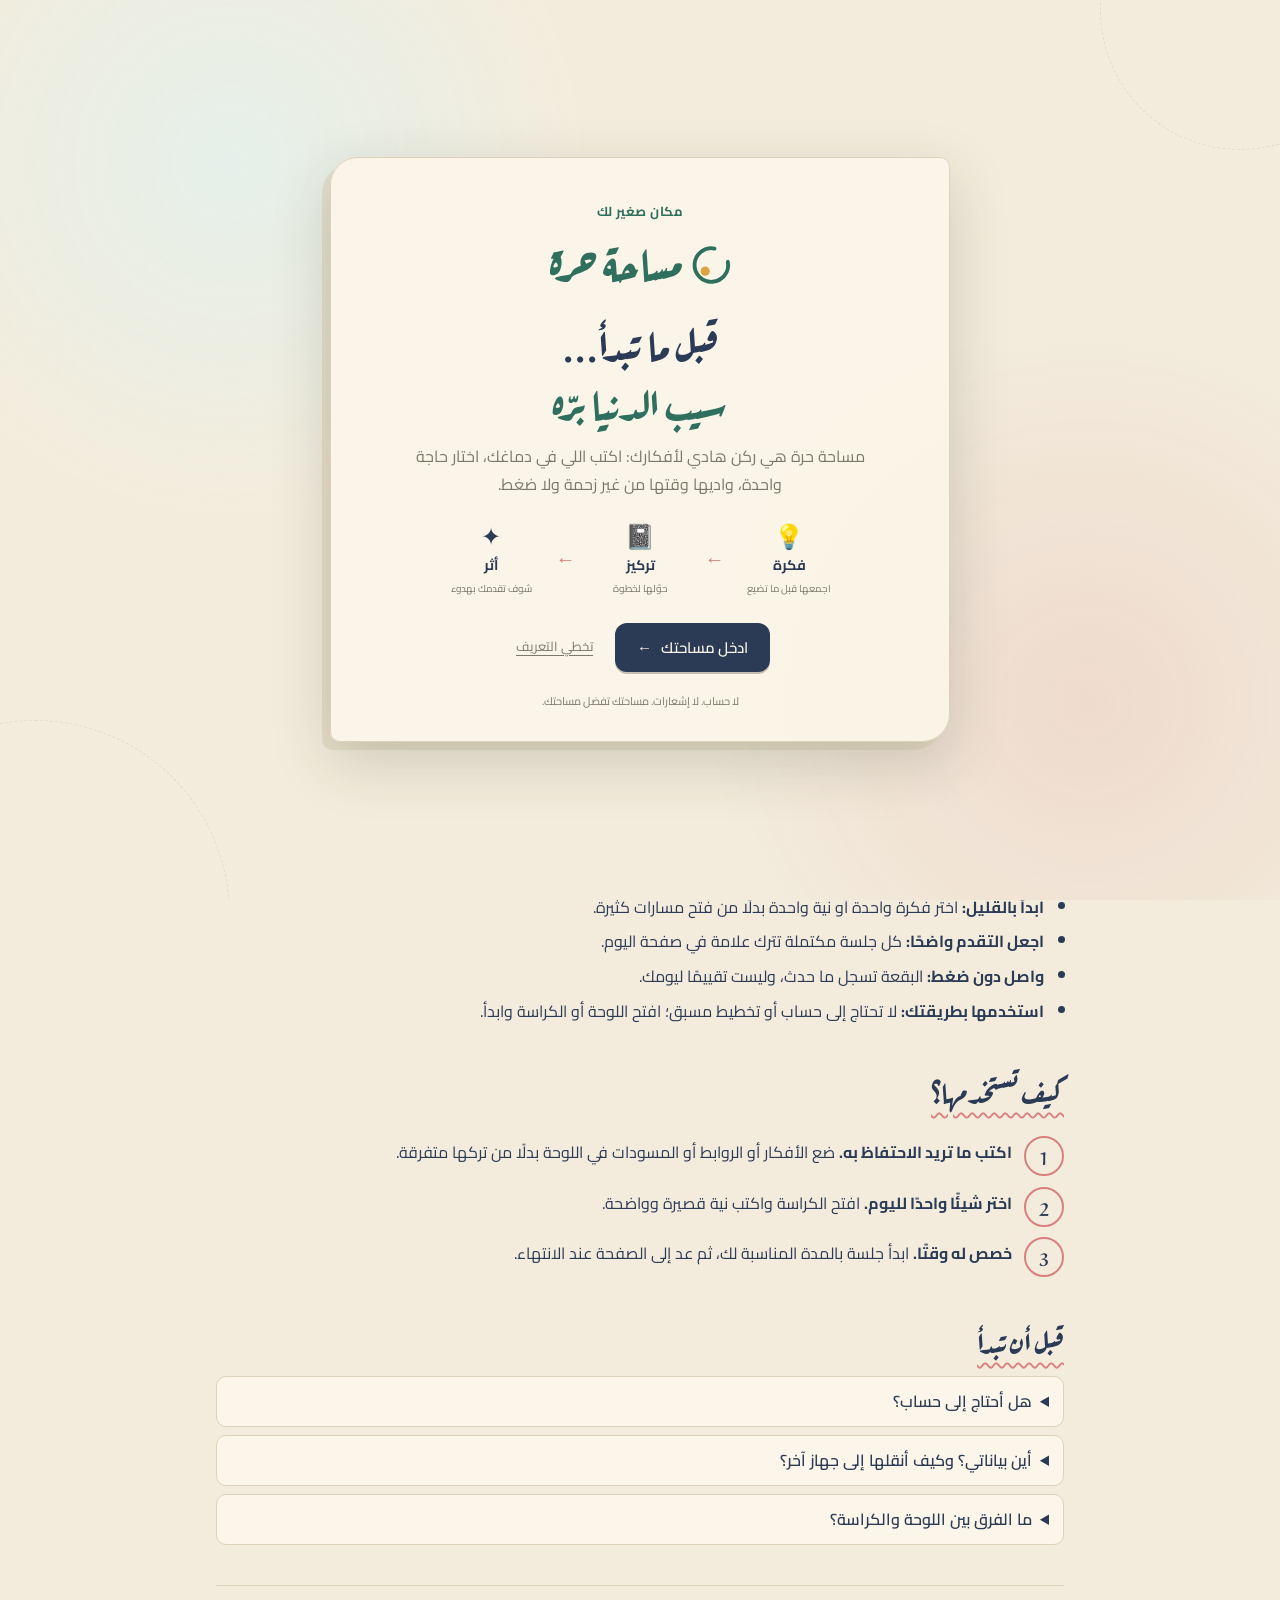
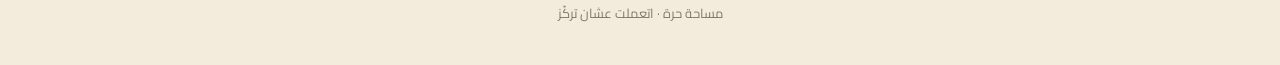
<file: index.html>
<!DOCTYPE html>
<html lang="ar" dir="rtl">
<head>
<meta charset="utf-8">
<meta name="viewport" content="width=device-width, initial-scale=1, viewport-fit=cover">
<meta name="theme-color" content="#2f6f5e">
<meta name="mobile-web-app-capable" content="yes">
<meta name="apple-mobile-web-app-capable" content="yes">
<link rel="manifest" href="manifest.webmanifest">
<link rel="icon" href="assets/icons/icon.svg" type="image/svg+xml">
<link rel="apple-touch-icon" href="assets/icons/icon.svg">
<title>مساحة حرة</title>
<link rel="preconnect" href="https://fonts.googleapis.com">
<link rel="preconnect" href="https://fonts.gstatic.com" crossorigin>
<link rel="preload" as="style" href="https://fonts.googleapis.com/css2?family=Aref+Ruqaa:wght@400;700&family=Cairo:wght@400;600;700&display=swap" onload="this.onload=null;this.rel='stylesheet'">
<noscript><link rel="stylesheet" href="https://fonts.googleapis.com/css2?family=Aref+Ruqaa:wght@400;700&family=Cairo:wght@400;600;700&display=swap"></noscript>
<link rel="stylesheet" href="assets/css/landing.css">
<link rel="stylesheet" href="assets/css/theme.css">
<script src="assets/js/theme.js"></script>
</head>
<body>
<section class="welcome-screen" id="welcome-screen" aria-labelledby="welcome-title" aria-describedby="welcome-description">
  <div class="welcome-orbit welcome-orbit-one" aria-hidden="true"></div>
  <div class="welcome-orbit welcome-orbit-two" aria-hidden="true"></div>
  <div class="welcome-card">
    <span class="welcome-kicker">مكان صغير لك</span>
    <img class="brand-logo welcome-logo brand-logo-light" src="assets/logo/logo-light.svg" alt="مساحة حرة">
    <img class="brand-logo welcome-logo brand-logo-dark" src="assets/logo/logo-dark.svg" alt="مساحة حرة">
    <h1 id="welcome-title">قبل ما تبدأ...<br><em>سيب الدنيا برّه</em></h1>
    <p id="welcome-description">مساحة حرة هي ركن هادي لأفكارك: اكتب اللي في دماغك، اختار حاجة واحدة، واديها وقتها من غير زحمة ولا ضغط.</p>
    <div class="welcome-path" aria-label="مكونات الموقع">
      <div><span aria-hidden="true">💡</span><b>فكرة</b><small>اجمعها قبل ما تضيع</small></div>
      <i aria-hidden="true">←</i>
      <div><span aria-hidden="true">📓</span><b>تركيز</b><small>حوّلها لخطوة</small></div>
      <i aria-hidden="true">←</i>
      <div><span aria-hidden="true">✦</span><b>أثر</b><small>شوف تقدمك بهدوء</small></div>
    </div>
    <div class="welcome-actions">
      <button class="btn welcome-enter" type="button" data-welcome-enter>ادخل مساحتك <span aria-hidden="true">←</span></button>
      <button class="welcome-skip" type="button" data-welcome-skip>تخطي التعريف</button>
    </div>
    <small class="welcome-note">لا حساب. لا إشعارات. مساحتك تفضل مساحتك.</small>
  </div>
</section>
<div class="w">
<header>
  <button class="logo" data-p="home"><img class="brand-logo brand-logo-light" src="assets/logo/logo-light.svg" alt=""><img class="brand-logo brand-logo-dark" src="assets/logo/logo-dark.svg" alt=""><span class="beta-label home-beta-label">نسخة تجريبية</span></button>
  <nav>
    <button data-p="home" class="on">الرئيسية</button>
    <button data-p="book">الكراسة</button>
    <button data-p="board">اللوحة</button>
    <button class="theme-toggle" data-theme-toggle type="button">🌙</button>
  </nav>
</header>
<section class="pg" id="p-home">
  <div class="hero"><span class="hero-kicker">مساحة حرة</span><h1>مساحة تكتب فيها وتركّز</h1><p>كراسة تساعدك على التركيز، ولوحة تجمع فيها الأفكار والروابط. بدون حساب وبدون تعقيد.</p><div class="hero-actions"><a class="btn" href="notebook.html">ابدأ جلسة اليوم</a><a class="btn g" href="board.html">افتح مساحة الأفكار</a></div><div id="resume" class="resume" hidden></div></div>
  <div class="cards"><div class="card"><div class="ic">📓</div><h3>الكراسة</h3><p>للتركيز اليومي: اكتب نيتك، اختر مدة الجلسة، ثم دوّن ملاحظتك في نهاية اليوم.</p><a class="btn" href="notebook.html">افتح الكراسة</a></div><div class="card"><div class="ic">💡</div><h3>مساحة الأفكار</h3><p>لجمع فكرة أو مسودة أو رابط وترتيبها بالطريقة التي تناسبك.</p><a class="btn" href="board.html">افتح مساحة الأفكار</a></div></div>
  <div class="sec"><h2>الفكرة ببساطة</h2></div><p>مساحة حرة ليست قائمة مهام ولا تطبيقًا يطلب منك ترتيب حياتك كلها. إنها مساحتان بسيطتان: لوحة تجمع فيها ما يشغلك، وكراسة تساعدك على اختيار ما ستفعله الآن ومنحه وقتًا حقيقيًا.</p><ul class="ft"><li><b>ابدأ بالقليل:</b> اختر فكرة واحدة أو نية واحدة بدلًا من فتح مسارات كثيرة.</li><li><b>اجعل التقدم واضحًا:</b> كل جلسة مكتملة تترك علامة في صفحة اليوم.</li><li><b>واصل دون ضغط:</b> البقعة تسجل ما حدث، وليست تقييمًا ليومك.</li><li><b>استخدمها بطريقتك:</b> لا تحتاج إلى حساب أو تخطيط مسبق؛ افتح اللوحة أو الكراسة وابدأ.</li></ul>
  <div class="sec"><h2>كيف تستخدمها؟</h2></div><ol class="steps"><li><b>اكتب ما تريد الاحتفاظ به.</b> ضع الأفكار أو الروابط أو المسودات في اللوحة بدلًا من تركها متفرقة.</li><li><b>اختر شيئًا واحدًا لليوم.</b> افتح الكراسة واكتب نية قصيرة وواضحة.</li><li><b>خصص له وقتًا.</b> ابدأ جلسة بالمدة المناسبة لك، ثم عد إلى الصفحة عند الانتهاء.</li></ol>
  <div class="sec"><h2>قبل أن تبدأ</h2></div><details><summary>هل أحتاج إلى حساب؟</summary><p>لا. يعمل التطبيق مباشرة من المتصفح دون تسجيل.</p></details><details><summary>أين بياناتي؟ وكيف أنقلها إلى جهاز آخر؟</summary><p>تُحفظ بيانات اللوحة والكراسة في هذا المتصفح وعلى هذا الجهاز، ولا تنتقل تلقائيًا إلى جهاز آخر. استخدم «تصدير بياناتي» لإنشاء ملف يجمع بيانات اللوحة والكراسة، ثم استخدم «استيراد بياناتي» على الجهاز الآخر. احتفظ بنسخة دورية لأن البيانات قد تختفي عند حذف بيانات الموقع أو استخدام نافذة خاصة.</p></details><details><summary>ما الفرق بين اللوحة والكراسة؟</summary><p>اللوحة لجمع الأفكار والروابط والنصوص وترتيبها، والكراسة للنية اليومية وجلسات التركيز ومراجعة اليوم.</p></details>
</section>
<section class="pg" id="p-book" hidden><h1>📓 الكراسة</h1><p class="lead">كراسة يومية لشهر كامل. لكل يوم صفحة تساعدك على كتابة نية واضحة ومراجعة قصيرة.</p><div class="sec"><h2>كيف تستخدمها؟</h2></div><ul class="ft"><li><b>اكتب نيتك:</b> جملة قصيرة تحدد أهم ما تريد إنجازه اليوم.</li><li><b>اختر جلسة:</b> اختر ٥ أو ١٥ أو ٢٥ أو ٥٠ دقيقة حسب وقتك وطاقتك.</li><li><b>تابع أثر الجلسة:</b> كل جلسة مكتملة تضيف علامة إلى أحد المربعات الثمانية.</li><li><b>واصل دون ضغط:</b> إذا توقفت الجلسة أو غبت عن الصفحة، تظهر بقعة بدل العلامة.</li><li><b>اختم يومك:</b> اكتب ملاحظة وسطرًا عن المكان الذي ستكمل منه غدًا.</li><li><b>راجع تقدمك:</b> استخدم الرف وألبوم الشهر لمراجعة الأيام والنتائج.</li></ul><p><a class="btn" href="notebook.html">افتح الكراسة</a></p></section>
<section class="pg" id="p-board" hidden><h1>💡 مساحة الأفكار</h1><p class="lead">لوحة مرنة تجمع فيها الحاجات اللي مش عايزها تضيع: فكرة سريعة، مسودة، أو رابط مفيد.</p><div class="sec"><h2>تقدر تعمل إيه؟</h2></div><ul class="ft"><li><b>ورقة لاصقة:</b> اكتب تذكير أو فكرة قصيرة.</li><li><b>نص:</b> احتفظ بمسودة أو ملاحظات محتاجة وقت.</li><li><b>رابط:</b> الصق عنوان الصفحة وعدّله بعدين أو افتحه على طول.</li><li><b>سحب وترتيب:</b> حرّك الورق من المقبض ورتّب مكتبك زي ما يناسبك.</li><li><b>الأرشيف:</b> خبّي اللي خلصت منه من غير ما تمسحه على طول، ورجّعه وقت ما تحتاج.</li></ul><p><a class="btn" href="board.html">افتح مساحة الأفكار</a></p></section>
<footer>مساحة حرة · اتعملت عشان تركّز</footer>
</div>
<script src="assets/js/landing.js"></script><script src="assets/js/pwa.js"></script>
</body>
</html>
</file>
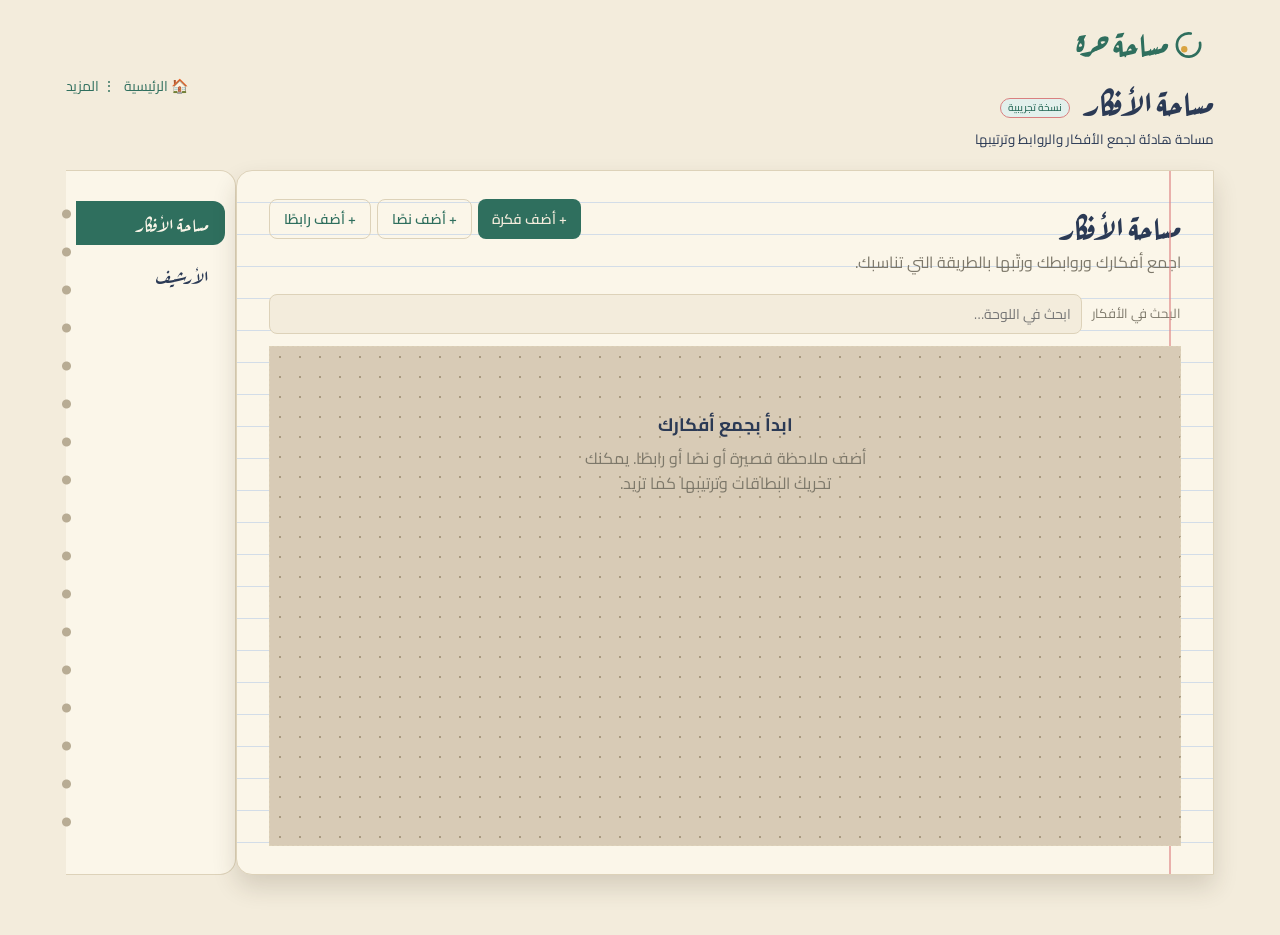
<file: board.html>
<!DOCTYPE html>
<html lang="ar" dir="rtl">
<head>
<meta charset="utf-8">
<meta name="viewport" content="width=device-width, initial-scale=1, viewport-fit=cover">
<meta name="theme-color" content="#2f6f5e">
<meta name="mobile-web-app-capable" content="yes">
<meta name="apple-mobile-web-app-capable" content="yes">
<link rel="manifest" href="manifest.webmanifest">
<link rel="icon" href="assets/icons/icon.svg" type="image/svg+xml">
<link rel="apple-touch-icon" href="assets/icons/icon.svg">
<title>مساحة حرة · لوحة التركيز</title>
<link rel="preconnect" href="https://fonts.googleapis.com">
<link rel="preconnect" href="https://fonts.gstatic.com" crossorigin>
<link rel="preload" as="style" href="https://fonts.googleapis.com/css2?family=Aref+Ruqaa:wght@400;700&family=Cairo:wght@400;600;700&display=swap" onload="this.onload=null;this.rel='stylesheet'">
<noscript><link rel="stylesheet" href="https://fonts.googleapis.com/css2?family=Aref+Ruqaa:wght@400;700&family=Cairo:wght@400;600;700&display=swap"></noscript>
<link rel="stylesheet" href="assets/css/board.css">
<link rel="stylesheet" href="assets/css/theme.css">
<script src="assets/js/theme.js"></script>
</head>
<body>
<div class="w">
<header class="board-head">
  <div><img class="brand-logo board-brand-logo brand-logo-light" src="assets/logo/logo-light.svg" alt=""><img class="brand-logo board-brand-logo brand-logo-dark" src="assets/logo/logo-dark.svg" alt=""><h1>مساحة الأفكار <span class="beta-label">نسخة تجريبية</span></h1><small id="dt">مساحة هادئة لجمع الأفكار والروابط وترتيبها</small></div>
  <div class="header-actions"><a class="home-link" href="index.html">🏠 الرئيسية</a><details class="board-menu"><summary class="home-link">⋮ المزيد</summary><div class="board-menu-body"><a class="home-link" href="notebook.html">📓 الكراسة</a><button class="home-link" data-export type="button">تصدير بياناتي</button><button class="home-link" data-import type="button">استيراد بياناتي</button><span class="transfer-status" data-transfer-status></span><button class="home-link" data-theme-toggle data-theme-text="الوضع" type="button">🌙 الوضع</button></div></details></div>
</header>
<div class="notebook-layout">
  <aside class="tabs" aria-label="أقسام اللوحة">
    <div class="spiral" aria-hidden="true"></div>
    <button class="tab on" data-t="free">مساحة الأفكار</button>
    <button class="tab" data-t="archive">الأرشيف</button>
  </aside>
  <main id="app" class="paper"></main>
</div>
<script src="assets/js/data-transfer.js"></script><script src="assets/js/board.js"></script><script src="assets/js/pwa.js"></script>
</body>
</html>
</file>
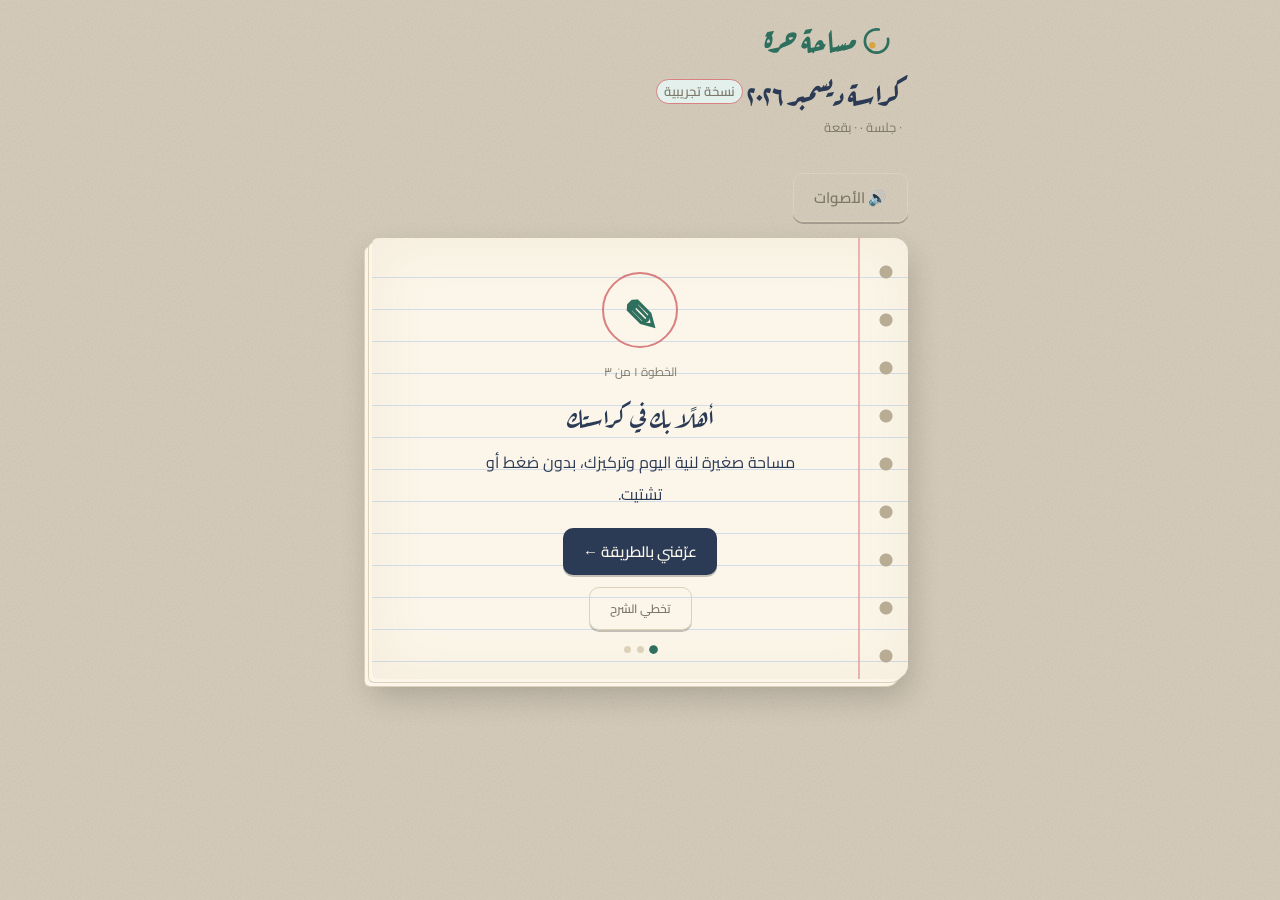
<file: notebook.html>
<!DOCTYPE html>
<html lang="ar" dir="rtl">
<head>
<meta charset="utf-8">
<meta name="viewport" content="width=device-width, initial-scale=1, viewport-fit=cover">
<meta name="theme-color" content="#2f6f5e">
<meta name="mobile-web-app-capable" content="yes">
<meta name="apple-mobile-web-app-capable" content="yes">
<link rel="manifest" href="manifest.webmanifest">
<link rel="icon" href="assets/icons/icon.svg" type="image/svg+xml">
<link rel="apple-touch-icon" href="assets/icons/icon.svg">
<title>الكراسة</title>
<link rel="preconnect" href="https://fonts.googleapis.com">
<link rel="preconnect" href="https://fonts.gstatic.com" crossorigin>
<link rel="preload" as="style" href="https://fonts.googleapis.com/css2?family=Aref+Ruqaa:wght@400;700&family=Cairo:wght@400;600&family=Amiri:wght@400;700&display=swap" onload="this.onload=null;this.rel='stylesheet'">
<noscript><link rel="stylesheet" href="https://fonts.googleapis.com/css2?family=Aref+Ruqaa:wght@400;700&family=Cairo:wght@400;600&family=Amiri:wght@400;700&display=swap"></noscript>
<link rel="stylesheet" href="assets/css/notebook.css">
<link rel="stylesheet" href="assets/css/theme.css">
<script src="assets/js/theme.js"></script>
</head>
<body>
<div class="wrap">
  <div class="top"><div><img class="brand-logo notebook-brand-logo brand-logo-light" src="assets/logo/logo-light.svg" alt=""><img class="brand-logo notebook-brand-logo brand-logo-dark" src="assets/logo/logo-dark.svg" alt=""><div class="notebook-title"><b id="mon"></b><span class="beta-label">نسخة تجريبية</span></div><span id="sum"></span><span id="save-status" role="status" aria-live="polite"></span></div></div>
  <div class="tools">
    <a class="btn g home-link" href="index.html">🏠 الرئيسية</a>
    <button class="btn g" data-m="shelf">📚 الرف</button>
    <button class="btn g" id="focus-toggle" type="button">⛶ وضع التركيز</button>
    <details class="tool-menu"><summary class="btn g">⚙ المزيد</summary><div class="tool-menu-body"><a class="btn g" href="board.html">🗂 اللوحة</a><button class="btn g" data-m="impact">📈 أثر الشهر</button><button class="btn g" data-export>تصدير بياناتي</button><button class="btn g" data-import>استيراد بياناتي</button><span class="transfer-status" data-transfer-status></span><button class="btn g" data-m="setp">⚙ تخصيص</button><button class="btn g" data-theme-toggle data-theme-text="الوضع" type="button">🌙 الوضع</button></div></details>
  </div>
  <details class="sound-menu"><summary class="btn g">🔊 الأصوات</summary><div class="sound-tools" aria-label="أدوات الصوت"><button class="btn g" id="sfxb">🔊 المؤثرات</button><button class="btn g" id="rainb">🌧 مطر</button><button class="btn g" id="seab">🌊 بحر</button><button class="btn g" id="forestb">🌲 غابة</button><button class="btn g" id="birdsb">🐦 طيور</button></div></details>
  <div class="hint center-hint" id="pr"></div>
  <div class="page" id="page"></div>
  <div class="nav"><button class="btn g" id="pv">→ السابقة</button><button class="btn g" id="nx">التالية ←</button></div>
  <div class="dots" id="dots"></div>
  <div id="sh" hidden></div>
  <button id="focus-exit" class="focus-exit" type="button" hidden>الخروج من وضع التركيز</button>
</div>
<script src="assets/js/data-transfer.js"></script><script src="assets/js/notebook.js"></script><script src="assets/js/pwa.js"></script>
</body>
</html>
</file>
<file: assets/css/landing.css>
:root{box-sizing:border-box;padding-top:env(safe-area-inset-top,0px);padding-bottom:env(safe-area-inset-bottom,0px)}
html{scroll-padding-top:env(safe-area-inset-top,0px)}
*{box-sizing:border-box}
body{margin:0;background:var(--bg);color:var(--ink);font-family:'Cairo',Tahoma,sans-serif;line-height:1.8}
.welcome-open{overflow:hidden}.welcome-screen{position:fixed;z-index:10;inset:0;display:grid;place-items:center;overflow:hidden;padding:24px;background:var(--bg)}.welcome-screen[hidden]{display:none}.welcome-screen::before{content:"";position:absolute;inset:0;background:radial-gradient(circle at 18% 18%,var(--acb),transparent 28%),radial-gradient(circle at 85% 78%,color-mix(in srgb,var(--mg) 18%,transparent),transparent 30%);opacity:.85}.welcome-card{position:relative;width:min(100%,620px);padding:38px 42px 30px;text-align:center;background:color-mix(in srgb,var(--paper) 92%,transparent);border:1px solid var(--bd);border-radius:28px 10px 28px 10px;box-shadow:0 20px 60px rgba(35,42,30,.18),-8px 8px 0 color-mix(in srgb,var(--bd) 55%,transparent);animation:welcome-in .6s ease both}.welcome-screen.is-closing .welcome-card{animation:welcome-out .26s ease both}.welcome-kicker{display:inline-block;color:var(--ac);font-size:13px;font-weight:700;letter-spacing:.04em}.welcome-logo{width:min(230px,70vw);height:72px;margin:4px auto 10px}.welcome-card h1{font-size:clamp(30px,5vw,44px);line-height:1.35}.welcome-card h1 em{color:var(--ac);font-style:normal}.welcome-card>p{max-width:470px;margin:12px auto 22px;color:var(--mu);font-size:16px}.welcome-path{display:flex;align-items:center;justify-content:center;gap:12px;margin:0 auto 25px}.welcome-path div{display:flex;min-width:105px;flex-direction:column;align-items:center;gap:1px}.welcome-path span{font-size:24px;line-height:1.3}.welcome-path b{font-size:14px}.welcome-path small{color:var(--mu);font-size:10px}.welcome-path i{color:var(--mg);font-style:normal;font-size:20px}.welcome-actions{display:flex;justify-content:center;align-items:center;gap:16px;flex-wrap:wrap}.welcome-enter{padding-inline:25px}.welcome-enter span{display:inline-block;margin-inline-start:6px;transition:transform .2s}.welcome-enter:hover span{transform:translateX(-4px)}.welcome-skip{border:0;background:none;color:var(--mu);font:inherit;font-size:13px;cursor:pointer;text-decoration:underline;text-underline-offset:4px}.welcome-note{display:block;margin-top:20px;color:var(--mu);font-size:11px}@keyframes welcome-in{from{opacity:0;transform:translateY(16px) scale(.98)}to{opacity:1;transform:none}}@keyframes welcome-out{to{opacity:0;transform:translateY(-10px) scale(.98)}}.welcome-orbit{position:absolute;border:1px dashed var(--bd);border-radius:50%;opacity:.7}.welcome-orbit-one{width:280px;height:280px;top:-130px;inset-inline-start:-100px}.welcome-orbit-two{width:390px;height:390px;bottom:-210px;inset-inline-end:-160px}
.w{max-width:880px;margin:0 auto;padding:0 16px 40px}
header{display:flex;align-items:center;justify-content:space-between;flex-wrap:wrap;gap:8px;padding:16px 0;border-bottom:1px solid var(--bd)}
.logo{display:flex;align-items:center;gap:8px;font:700 26px 'Aref Ruqaa',serif;cursor:pointer;background:none;border:0;color:var(--ink);padding:0}.logo::before{content:none}.logo .brand-logo{width:150px;height:50px}
nav{display:flex;gap:4px;flex-wrap:wrap}nav button{background:none;border:0;border-radius:20px;padding:5px 14px;font:600 14px 'Cairo',sans-serif;color:var(--mu);cursor:pointer}nav button.on{background:var(--ink);color:var(--paper)}
.pg{padding-top:30px}[hidden]{display:none!important}
h1,h2,h3{font-family:'Aref Ruqaa',serif;margin:0}.hero{text-align:center;padding:42px 0 24px}.hero-kicker{color:var(--ac);font-weight:700;font-size:14px}.hero h1{font-size:44px;line-height:1.4;margin-top:4px}.hero p{color:var(--mu);font-size:17px;max-width:540px;margin:10px auto 22px}.hero-actions{display:flex;justify-content:center;gap:8px;flex-wrap:wrap}.resume{display:flex;justify-content:center;align-items:center;gap:10px;margin:18px auto 0;color:var(--mu);font-size:13px}.resume a{color:var(--ac);font-weight:700;text-decoration:none}
.btn{display:inline-block;background:var(--ink);color:var(--paper);border:0;border-radius:12px;padding:10px 22px;font:600 15px 'Cairo',sans-serif;text-decoration:none;cursor:pointer;box-shadow:0 2px 0 rgba(0,0,0,.22)}.btn.g{background:none;color:var(--ink);border:1px solid var(--bd);box-shadow:none}
.cards{display:grid;grid-template-columns:repeat(auto-fit,minmax(260px,1fr));gap:16px;margin:26px 0}.card{background:var(--paper);border:1px solid var(--bd);border-radius:6px 16px 16px 6px;padding:20px;box-shadow:-4px 4px 0 -1px var(--paper),-4px 4px 0 var(--bd)}.card h3{font-size:26px;margin-bottom:4px}.card p{color:var(--mu);margin:6px 0 14px}.card .ic{font-size:30px}
.steps{counter-reset:s;list-style:none;padding:0;margin:14px 0}.steps li{counter-increment:s;position:relative;padding:8px 52px 8px 0;margin:6px 0}.steps li::before{content:counter(s);position:absolute;right:0;top:6px;width:36px;height:36px;border-radius:50%;border:2px solid var(--mg);display:grid;place-items:center;font:700 18px 'Aref Ruqaa',serif}
.sec{margin:36px 0 10px}.sec h2{font-size:30px;margin-bottom:6px;text-decoration:underline wavy var(--mg) 1.5px;text-underline-offset:8px}.lead{color:var(--mu);font-size:16px}ul.ft{padding-inline-start:20px}ul.ft li{margin:6px 0}details{background:var(--paper);border:1px solid var(--bd);border-radius:10px;padding:10px 14px;margin:8px 0}summary{cursor:pointer;font-weight:600}.road{display:grid;gap:8px}.road div{background:var(--paper);border:1px dashed var(--bd);border-radius:10px;padding:8px 14px}.road b{color:var(--ac)}footer{margin-top:40px;padding-top:16px;border-top:1px solid var(--bd);color:var(--mu);font-size:13px;text-align:center}
@media(max-width:600px){
  .welcome-screen{padding:14px}.welcome-card{padding:28px 18px 22px;border-radius:22px 8px 22px 8px}.welcome-logo{height:58px}.welcome-card>p{font-size:14px;line-height:1.9}.welcome-path{gap:2px}.welcome-path div{min-width:82px}.welcome-path small{font-size:9px}.welcome-path i{font-size:16px}.welcome-actions{gap:10px}.welcome-enter{width:100%}
  .w{padding-inline:12px;padding-bottom:28px}
  header{align-items:flex-start;padding:12px 0}
  .logo{font-size:23px}.logo .brand-logo{width:130px;height:44px}
  nav{width:100%;justify-content:space-between;gap:2px}
  nav button{padding:7px 9px;font-size:13px}
  nav .theme-toggle{padding-inline:8px}
  .hero{padding-top:26px}
  .hero h1{font-size:34px;line-height:1.35}
  .hero p{font-size:15px;line-height:1.9}
  .hero-actions{gap:10px}
  .hero-actions .btn{width:100%;padding-block:11px}
  .cards{grid-template-columns:1fr;margin-top:18px;gap:12px}
  .card{padding:16px}
  .sec{margin-top:28px}
  .sec h2{font-size:27px}
  .steps li{padding-right:46px}
  details{padding:9px 12px}
}

.resume-card{background:var(--paper);border:1px solid var(--bd);border-radius:var(--radius-md);padding:10px 14px;box-shadow:var(--shadow-sm)}.resume-card span{display:flex;flex-direction:column;align-items:flex-start}.resume-card small{font-size:12px;color:var(--mu)}
</file>
<file: assets/css/theme.css>
:root[data-theme="light"]{
  color-scheme:light;
  --bg:#f3ecdc;--card:#fffdf5;--paper:#fbf6e9;--tx:#2b3a55;--ink:#2b3a55;
  --mu:#7d786a;--ac:#2f6f5e;--acb:#e3f0ec;--mg:#d98080;--bd:#ddd2b9;
  --line:#d3dde8;--blot:#1d2433;--hole:#b8ac94;--dn:#b4472f;--desk:#d9cfbe;
  --canvas-bg:#d8cbb6;--canvas-dot:#a99a80;--sticky-bg:#fff3a8;--sticky-text:#4a3f10;
  --link-card-bg:#dcefe9;--notebook-margin:#e08a8a;--success:#2f6f5e;--warning:#b4472f;
  --radius-sm:8px;--radius-md:12px;--radius-lg:16px;--shadow-sm:0 2px 5px rgba(0,0,0,.12);--shadow-md:0 8px 24px rgba(0,0,0,.16);
}
:root[data-theme="dark"]{
  color-scheme:dark;
  --bg:#14130f;--card:#25231d;--paper:#25231d;--tx:#d6e0f2;--ink:#cfd9ee;
  --mu:#948f7f;--ac:#6fbfa9;--acb:#233630;--mg:#8a4a4a;--bd:#46433a;
  --line:#34322a;--blot:#aebbd6;--hole:#0e0d0a;--dn:#e07a62;--desk:#1b1915;
  --canvas-bg:#24231e;--canvas-dot:#4b493e;--sticky-bg:#51491f;--sticky-text:#f6edb0;
  --link-card-bg:#203a34;--notebook-margin:#a86464;--success:#6fbfa9;--warning:#e07a62;
  --radius-sm:8px;--radius-md:12px;--radius-lg:16px;--shadow-sm:0 2px 5px rgba(0,0,0,.3);--shadow-md:0 8px 24px rgba(0,0,0,.35);
}

:root[data-theme="light"] .brand-logo-dark,
:root[data-theme="dark"] .brand-logo-light{display:none}
.brand-logo{display:block;object-fit:contain}

:focus-visible{outline:3px solid var(--mg);outline-offset:3px}

.beta-label{display:inline-block;margin-inline-start:8px;padding:1px 7px;border:1px solid var(--mg);border-radius:999px;background:var(--acb);color:var(--ac);font:600 10px 'Cairo',sans-serif;line-height:1.6;vertical-align:middle;white-space:nowrap}
.notebook-title{display:flex;align-items:center;gap:4px}
.notebook-title .beta-label{margin-inline-start:0}
.home-beta-label{font-size:9px;padding:1px 6px;line-height:1.5}

@media(max-width:600px){
  .beta-label{margin-inline-start:6px;padding:0 5px;font-size:9px;line-height:1.5}
  .notebook-title{gap:3px}
  .logo .home-beta-label{margin-inline-start:5px;padding:0 4px;font-size:8px;line-height:1.4}
}
</file>
<file: assets/css/board.css>
:root{box-sizing:border-box;padding-top:env(safe-area-inset-top,0px);padding-bottom:env(safe-area-inset-bottom,0px)}
*{box-sizing:border-box}
body{margin:0;background:var(--bg);color:var(--tx);font-family:'Cairo',Tahoma,sans-serif;line-height:1.6}
.w{max-width:1180px;margin:0 auto;padding:20px 16px 60px}
header{display:flex;align-items:center;justify-content:space-between;flex-wrap:wrap;gap:10px;margin-bottom:18px}.board-brand-logo{width:150px;height:50px;margin-bottom:2px}
h1,h2,h3,h4{font-family:'Aref Ruqaa',serif}h1{margin:0;font-size:34px}h1 small{display:block;font-size:13px;font-weight:400;color:var(--mu)}.home-link{font-size:14px;text-decoration:none;color:var(--ac);font-weight:400}.header-actions{display:flex;gap:8px;align-items:center}
button,input,select{font-family:inherit;font-size:14px;color:var(--tx)}
.tab{background:none;border:1px solid var(--bd);border-radius:20px;padding:7px 16px;cursor:pointer}
.tab.on{background:var(--ac);color:var(--bg);border-color:var(--ac)}
input,select{background:var(--bg);border:1px solid var(--bd);border-radius:8px;padding:6px 10px;min-width:0}
input:focus,select:focus{outline:2px solid var(--ac);outline-offset:-1px}
.btn{background:var(--ac);color:var(--bg);border:0;border-radius:8px;padding:6px 14px;cursor:pointer;font-weight:600}
.btn.g{background:transparent;color:var(--ac);border:1px solid var(--bd)}
.x{background:none;border:0;color:var(--mu);cursor:pointer;font-size:16px;padding:0 4px}.x:hover{color:var(--dn)}
.notebook-layout{display:grid;grid-template-columns:170px 1fr;gap:0;align-items:stretch;direction:ltr}.tabs{direction:rtl;background:var(--paper);border:1px solid var(--bd);border-left:0;border-radius:0 16px 16px 0;padding:30px 10px;display:flex;flex-direction:column;gap:8px;position:relative}.tabs .tab{text-align:right;border:0;border-radius:0 12px 12px 0;font-family:'Aref Ruqaa',serif;font-size:19px}.tabs .tab.on{background:var(--ac);color:var(--paper)}.spiral{position:absolute;left:-7px;top:24px;bottom:24px;width:15px;background:radial-gradient(circle,var(--hole,#8d8066) 4px,transparent 5px) 0 0/15px 38px repeat-y}.paper{direction:rtl;min-height:650px;padding:28px 32px;background:var(--paper);border:1px solid var(--bd);background-image:repeating-linear-gradient(transparent 0 31px,var(--line) 31px 32px);box-shadow:0 12px 25px rgba(53,42,25,.16);border-radius:16px 0 0 16px;position:relative}.paper:before{content:"";position:absolute;right:42px;top:0;bottom:0;width:2px;background:#e08a8a;opacity:.65}.bar{display:flex;gap:8px;margin-bottom:16px}.bar input{flex:1}
.card{background:var(--card);border:1px solid var(--bd);border-radius:var(--radius-md);padding:14px}
.empty{color:var(--mu);font-size:13px;padding:4px 8px}
.archive-board{max-width:760px}.archive-item{display:flex;align-items:center;justify-content:space-between;gap:12px;padding:9px 0;border-bottom:1px solid var(--bd)}.archive-item:last-child{border-bottom:0}.archive-item span{display:flex;flex-direction:column;gap:2px}.archive-item small{color:var(--mu);font-size:12px}.archive-actions{display:flex;align-items:center;gap:8px}.archive-actions .delete{color:var(--warning);border-color:var(--warning)}
.btn:disabled{opacity:.4;cursor:default}
.section-head{display:flex;align-items:flex-start;justify-content:space-between;gap:16px;margin-bottom:18px}.section-head h2{margin:0;font-size:32px}.section-head p{margin:0;color:var(--mu)}.canvas{position:relative;min-height:500px;background-color:var(--canvas-bg);background-image:radial-gradient(var(--canvas-dot) 1px,transparent 1px);background-size:20px 20px;border:1px dashed var(--bd);overflow:hidden}.canvas-empty{max-width:360px;margin:0 auto;padding:64px 24px;text-align:center;color:var(--mu)}.canvas-empty strong{display:block;color:var(--ink);font-size:18px;margin-bottom:6px}.board-item{position:absolute;left:var(--x);top:var(--y);width:170px;min-height:110px;padding:26px 10px 10px;background:var(--paper);box-shadow:var(--shadow-sm);touch-action:none}.board-item.sticky{background:var(--sticky-bg);color:var(--sticky-text);transform:rotate(-1deg)}.board-item.text{background:var(--card)}.board-item.link{min-height:auto;background:var(--link-card-bg)}.board-item .x{position:absolute;top:3px;left:5px}.board-item textarea,.board-edit{width:100%;border:0;resize:none;background:transparent;color:inherit;line-height:25px;outline:0;touch-action:auto}.board-edit{border-bottom:1px dashed currentColor;padding:2px;direction:ltr}.board-item a{color:var(--ac);word-break:break-word}.board-grip{position:absolute;top:3px;right:8px;cursor:grab;touch-action:none;color:var(--mu);font-size:12px;user-select:none}.board-grip:active,.board-item.dragging .board-grip{cursor:grabbing}.link-open{display:block;margin-top:7px}.free-add{display:flex;gap:6px}.save-status{font-size:13px;color:var(--success);min-height:1.5em}.save-status.error{color:var(--warning)}
.board-search{display:flex;align-items:center;gap:10px;margin:0 0 12px;color:var(--mu);font-size:13px}.board-search input{flex:1}.search-empty{text-align:center;color:var(--mu);padding:30px}.board-item-actions{display:flex;gap:5px;margin-top:8px}.board-item-actions button{border:1px solid var(--bd);border-radius:var(--radius-sm);background:transparent;color:var(--ac);padding:3px 8px;cursor:pointer;font:inherit;font-size:12px}.board-fab{display:none}
@media(max-width:760px){
  .w{padding:14px 10px 32px}
  header{align-items:flex-start;margin-bottom:12px}
  header h1{font-size:29px;line-height:1.25}.board-brand-logo{width:130px;height:44px}
  header small{display:block;max-width:240px;line-height:1.5;margin-top:3px}
  .header-actions{width:100%;justify-content:space-between;gap:5px}
  .header-actions .home-link{padding:7px 8px;border:1px solid var(--bd);border-radius:8px}
  .notebook-layout{grid-template-columns:1fr}
  .tabs{order:2;border:1px solid var(--bd);border-radius:0 0 16px 16px;flex-direction:row;overflow-x:auto;padding:8px}
  .tabs .tab{white-space:nowrap;border-radius:12px;padding:8px 14px}
  .spiral{display:none}
  .paper{order:1;border-radius:16px 16px 0 0;padding:22px 16px;min-height:520px}
  .paper:before{right:22px}
  .section-head{flex-direction:column;gap:10px;margin-bottom:14px}
  .section-head h2{font-size:28px}
  .free-add{width:100%;flex-wrap:wrap}
  .free-add .btn{flex:1;min-width:105px;padding-inline:9px}
  .canvas{min-height:0;background-image:none;padding:10px}
  .canvas-empty{padding:48px 16px}
  .board-item{position:relative;left:auto!important;top:auto!important;width:100%;max-width:none;min-height:110px;margin:0 0 10px;transform:none!important;touch-action:auto}
  .board-grip{display:none}
  .board-fab{display:block;position:fixed;z-index:5;inset-inline-end:20px;bottom:20px;width:54px;height:54px;border:0;border-radius:50%;background:var(--ac);color:var(--paper);font-size:30px;line-height:1;box-shadow:var(--shadow-md);cursor:pointer}
  .archive-item{align-items:flex-start;flex-direction:column}
  .archive-actions{width:100%}
  .archive-actions .btn{flex:1}
}

@media(max-width:380px){
  .header-actions .home-link{font-size:12px;padding-inline:6px}
  .paper{padding-inline:12px}
  .free-add .btn{font-size:12px}
}

.board-menu{position:relative}.board-menu summary{list-style:none;cursor:pointer}.board-menu summary::-webkit-details-marker{display:none}.board-menu-body{position:absolute;z-index:4;top:calc(100% + 6px);inset-inline-end:0;display:flex;min-width:170px;flex-direction:column;gap:3px;padding:6px;background:var(--paper);border:1px solid var(--bd);border-radius:var(--radius-md);box-shadow:var(--shadow-md)}.board-menu-body .home-link{display:block;width:100%;padding:8px 10px;text-align:start;background:none;border:0;cursor:pointer}.board-menu-body .home-link:hover{background:var(--acb)}
</file>
<file: assets/css/notebook.css>
:root{box-sizing:border-box;padding-top:env(safe-area-inset-top,0px);padding-bottom:env(safe-area-inset-bottom,0px)}
*{box-sizing:border-box}body{margin:0;background:var(--desk) url("data:image/svg+xml,%3Csvg xmlns='http://www.w3.org/2000/svg' width='160' height='160'%3E%3Cfilter id='n'%3E%3CfeTurbulence type='fractalNoise' baseFrequency='.8' numOctaves='2'/%3E%3CfeColorMatrix values='0 0 0 0 0 0 0 0 0 0 0 0 0 0 0 0 0 0 .07 0'/%3E%3C/filter%3E%3Crect width='160' height='160' filter='url(%23n)'/%3E%3C/svg%3E");color:var(--ink);font-family:'Cairo',Tahoma,sans-serif}
.wrap{max-width:560px;margin:0 auto;padding:16px 12px 40px}.top{display:flex;justify-content:space-between;align-items:baseline;margin-bottom:10px;padding:0 6px}.top b{display:block;font-family:'Aref Ruqaa',serif;font-size:30px}.top b::before{content:none}.top span{font-size:13px;color:var(--mu)}.notebook-brand-logo{width:150px;height:50px;margin-bottom:2px}.notebook-title{display:flex;align-items:center;gap:4px}#sum,#save-status{display:block;min-height:1.4em}#save-status{color:var(--success)}
.page{position:relative;background:var(--paper);border-radius:6px 14px 14px 6px;padding:18px 66px 24px 20px;min-height:460px;overflow:hidden;box-shadow:-4px 4px 0 -1px var(--paper),-4px 4px 0 var(--bd),-8px 8px 0 -1px var(--paper),-8px 8px 0 var(--bd),0 16px 32px rgba(0,0,0,.2),inset 0 0 60px rgba(160,120,60,.08);background-image:repeating-linear-gradient(transparent 0 31px,var(--line) 31px 32px);background-position:0 8px;transform-origin:right center}.page::before{content:"";position:absolute;top:0;bottom:0;right:48px;width:2px;background:var(--notebook-margin);opacity:.6}.page::after{content:"";position:absolute;top:0;bottom:0;right:12px;width:20px;background:radial-gradient(circle,var(--hole) 6px,transparent 7px) 0 10px/20px 48px repeat-y}.turn{animation-duration:.45s;animation-timing-function:ease;animation-fill-mode:both}.turn-next{animation-name:turn-next}.turn-prev{animation-name:turn-prev}@keyframes turn-next{from{transform:perspective(900px) rotateY(-28deg);opacity:.3}to{transform:none;opacity:1}}@keyframes turn-prev{from{transform:perspective(900px) rotateY(28deg);opacity:.3}to{transform:none;opacity:1}}
.ph{display:flex;justify-content:space-between;align-items:center;margin-bottom:14px}.dn{font-family:'Aref Ruqaa',serif;font-size:22px;text-decoration:underline wavy var(--mg) 1.5px;text-underline-offset:7px}.pn{font-size:13px;color:var(--mu)}.lbl{font-size:13px;color:var(--mu);margin-top:6px}.q{font-family:'Aref Ruqaa',serif;font-size:26px;margin:6px 0 10px}.intent{font-family:'Aref Ruqaa',serif;font-size:22px;line-height:1.6;margin:2px 0 14px;white-space:pre-wrap}
textarea{width:100%;font:inherit;color:var(--ink);background:transparent;border:0;resize:none;outline:0;line-height:32px;font-size:16px;background-image:repeating-linear-gradient(transparent 0 31px,var(--mu) 31px 32px);opacity:.95}textarea.lines{min-height:130px;margin-top:10px}.ro{white-space:pre-wrap;line-height:32px;margin-top:10px;color:var(--mu)}
.btn{background:var(--ink);color:var(--paper);border:0;border-radius:10px;padding:9px 20px;font:600 15px 'Cairo',sans-serif;cursor:pointer;margin:6px 0;box-shadow:0 2px 0 rgba(0,0,0,.22);transition:transform .1s}.btn:disabled{opacity:.35;cursor:default}.btn:active{transform:translateY(2px);box-shadow:none}.btn.g{background:none;color:var(--mu);border:1px solid var(--bd)}.btn.g.on{color:var(--ac);border-color:var(--ac)}
.hint{font-size:12.5px;color:var(--mu);margin:2px 0 8px;line-height:1.7}.grid{display:grid;grid-template-columns:repeat(4,1fr);gap:10px;margin:8px 0 10px}.cell{position:relative;aspect-ratio:1;border:2px dashed var(--bd);border-radius:12px 8px 14px 9px;padding:7px;color:var(--ink);transition:border-color .3s}.cell.f{border:2px solid var(--ink);color:hsl(var(--mh,160) 55% 45%)}.cell.b{border:2px solid var(--bd);color:var(--blot)}.cell.new{animation:pop .5s ease}@keyframes pop{0%{transform:scale(.3) rotate(-20deg)}70%{transform:scale(1.12)}100%{transform:none}}.cell:empty::after{content:attr(data-n);position:absolute;inset:0;display:grid;place-items:center;color:var(--bd);font:700 22px 'Aref Ruqaa',serif}.cell.gold{border-color:#c9a227}.success-image{display:block;width:100%;height:100%;object-fit:contain;border-radius:8px}.cell.new .success-image{animation:pop .5s ease}
.tm{font-family:'Aref Ruqaa',serif;font-size:46px;color:var(--ac);line-height:1.3}.lock{text-align:center;color:var(--mu);padding:60px 10px;line-height:2}.nav{display:flex;justify-content:space-between;margin:12px 4px 8px}.dots{display:flex;flex-wrap:wrap;gap:5px;justify-content:center}.dot{width:30px;height:30px;border-radius:50%;border:1px solid var(--bd);background:var(--paper);color:var(--mu);font:12px 'Cairo',sans-serif;cursor:pointer;padding:0}.dot.l1{background:color-mix(in srgb,var(--ac) 25%,var(--paper))}.dot.l2{background:color-mix(in srgb,var(--ac) 50%,var(--paper))}.dot.l3{background:var(--ac);color:var(--paper)}.dot.t{border:2px solid var(--ink);color:var(--ink)}.dot.v{box-shadow:0 0 0 3px var(--mg)}.dot:disabled{opacity:.35;cursor:default}
[hidden]{display:none!important}input{font:inherit;font-size:15px;color:var(--ink);background:transparent;border:0;border-bottom:1px solid var(--mu);outline:0;padding:6px 2px;width:100%}.home-link{text-decoration:none}.center-hint{text-align:center}.tools{display:flex;gap:6px;margin-bottom:10px;flex-wrap:wrap}.tools .btn,.sound-tools .btn{padding:5px 12px;font-size:13px;margin:0}.sound-menu{position:relative;margin-bottom:10px}.sound-menu summary{display:inline-block;list-style:none}.sound-menu summary::-webkit-details-marker{display:none}.sound-tools{display:flex;gap:6px;flex-wrap:wrap;position:absolute;z-index:3;top:calc(100% + 4px);inset-inline-end:0;min-width:190px;padding:8px;background:var(--paper);border:1px solid var(--bd);border-radius:10px;box-shadow:0 5px 16px rgba(0,0,0,.18)}.sound-tools .btn{display:block;width:100%;text-align:start}.tool-menu{position:relative}.tool-menu summary{list-style:none}.tool-menu summary::-webkit-details-marker{display:none}.tool-menu-body{position:absolute;z-index:3;top:calc(100% + 4px);inset-inline-end:0;display:flex;flex-direction:column;min-width:150px;padding:5px;background:var(--paper);border:1px solid var(--bd);border-radius:10px;box-shadow:0 5px 16px rgba(0,0,0,.18)}.tool-menu-body .btn{text-align:start}.progress{margin:0 0 8px}.progress-label{font-size:12px;color:var(--mu);margin-bottom:2px}.shelf{display:grid;grid-template-columns:repeat(3,1fr);gap:12px;margin-top:12px}.cov{aspect-ratio:3/4;border:0;border-radius:4px 12px 12px 4px;background:hsl(var(--h) 45% 42%);color:#fff;font:700 18px 'Aref Ruqaa',serif;cursor:pointer;display:flex;flex-direction:column;justify-content:center;align-items:center;gap:6px;box-shadow:inset 8px 0 0 rgba(0,0,0,.18)}.cov small{font:12px 'Cairo',sans-serif;opacity:.9}.cov:disabled{opacity:.3;cursor:default}.al{display:grid;grid-template-columns:repeat(auto-fill,minmax(54px,1fr));gap:8px;margin:10px 0}.intro li{margin:8px 0;line-height:1.9}.pg{height:6px;border-radius:3px;background:var(--line);margin:4px 0 8px;overflow:hidden}.pg i{display:block;height:100%;background:var(--ac);transition:width 1s linear}.page.intro .q{font-size:34px}select{font:inherit;color:var(--ink);background:var(--paper);border:1px solid var(--bd);border-radius:8px;padding:6px;width:100%}.dn,.q,.intent,.tm,.top b{font-family:var(--hf,'Aref Ruqaa',serif)}.p-grid{background-image:linear-gradient(var(--line) 1px,transparent 1px),linear-gradient(90deg,var(--line) 1px,transparent 1px)!important;background-size:32px 32px!important}.p-dots{background-image:radial-gradient(var(--mu) 1px,transparent 1.5px)!important;background-size:32px 32px!important}.p-plain{background-image:none!important}.sticky{background:var(--sticky-bg);color:var(--sticky-text);padding:8px 12px;border-radius:2px 8px 4px 6px;margin:6px 0 10px;font-size:17px;box-shadow:var(--shadow-sm);font-family:'Aref Ruqaa',serif}[data-len]{margin-inline-end:4px}
.session-complete{margin:10px 0;padding:12px;border:1px solid var(--ac);border-radius:var(--radius-md);background:var(--acb);color:var(--ac);font-weight:600}.transfer-status{display:block;padding:4px 8px;color:var(--mu);font-size:12px}.impact-grid{display:grid;grid-template-columns:repeat(2,1fr);gap:10px;margin:18px 0}.impact-grid div{padding:14px;background:var(--acb);border:1px solid var(--bd);border-radius:var(--radius-md);text-align:center}.impact-grid b,.impact-grid span{display:block}.impact-grid b{font:700 28px 'Aref Ruqaa',serif;color:var(--ac)}.impact-grid span{font-size:12px;color:var(--mu)}.focus-exit{position:fixed;z-index:20;top:16px;inset-inline-end:16px;padding:8px 12px;border:1px solid var(--bd);border-radius:var(--radius-md);background:var(--paper);color:var(--ink);cursor:pointer}.focus-mode{background:var(--desk)}.focus-mode .top,.focus-mode .tools,.focus-mode .sound-menu,.focus-mode .nav,.focus-mode .dots{display:none}.focus-mode .wrap{max-width:700px;padding-top:10vh}.focus-mode .page{min-height:70vh;display:flex;flex-direction:column;justify-content:center}.focus-mode .tm{text-align:center;font-size:clamp(52px,12vw,100px)}
.onboarding{text-align:center;padding:34px 28px 26px!important;display:flex;flex-direction:column;align-items:center;justify-content:center}.onboarding-art{display:grid;place-items:center;width:76px;height:76px;margin-bottom:12px;border:2px solid var(--mg);border-radius:50%;color:var(--ac);font:700 42px 'Aref Ruqaa',serif}.onboarding-step{font-size:12px;color:var(--mu);margin-bottom:12px}.onboarding .q{margin:0 0 10px}.onboarding .lead{max-width:350px;line-height:2;margin:0 0 12px}.onboarding-example{width:100%;padding:12px;margin:4px 0 12px;border:1px dashed var(--bd);border-radius:var(--radius-md);color:var(--mu);font-family:'Aref Ruqaa',serif}.onboarding-skip{font-size:12px}.onboarding-dots{display:flex;gap:6px;margin-top:10px}.onboarding-dots i{width:7px;height:7px;border-radius:50%;background:var(--bd)}.onboarding-dots i.active{background:var(--ac);transform:scale(1.25)}

@media(max-width:480px){
  .wrap{padding:10px 8px 28px}
  .top{align-items:flex-start;gap:6px;flex-direction:column;margin-bottom:8px}
  .top b{font-size:26px}
  .top span{font-size:12px}
  .tools{gap:5px}
  .tools .btn{flex:1;padding:7px 8px;font-size:12px}
  .tools .tool-menu{flex:1}
  .tools .tool-menu summary{text-align:center}
  .page{padding:16px 42px 20px 13px;min-height:440px}
  .page::before{right:30px}
  .page::after{right:4px;width:18px;background-size:18px 44px}
  .ph{align-items:flex-start;gap:6px}
  .dn{font-size:19px}
  .pn{font-size:11px;white-space:nowrap}
  .q{font-size:23px}
  .intent{font-size:20px}
  .grid{gap:6px}
  .cell{border-radius:9px 6px 10px 7px;padding:4px}
  .tm{font-size:40px}
  .nav .btn{padding-inline:12px;font-size:13px}
  .shelf{grid-template-columns:repeat(2,1fr)}
}
</file>
